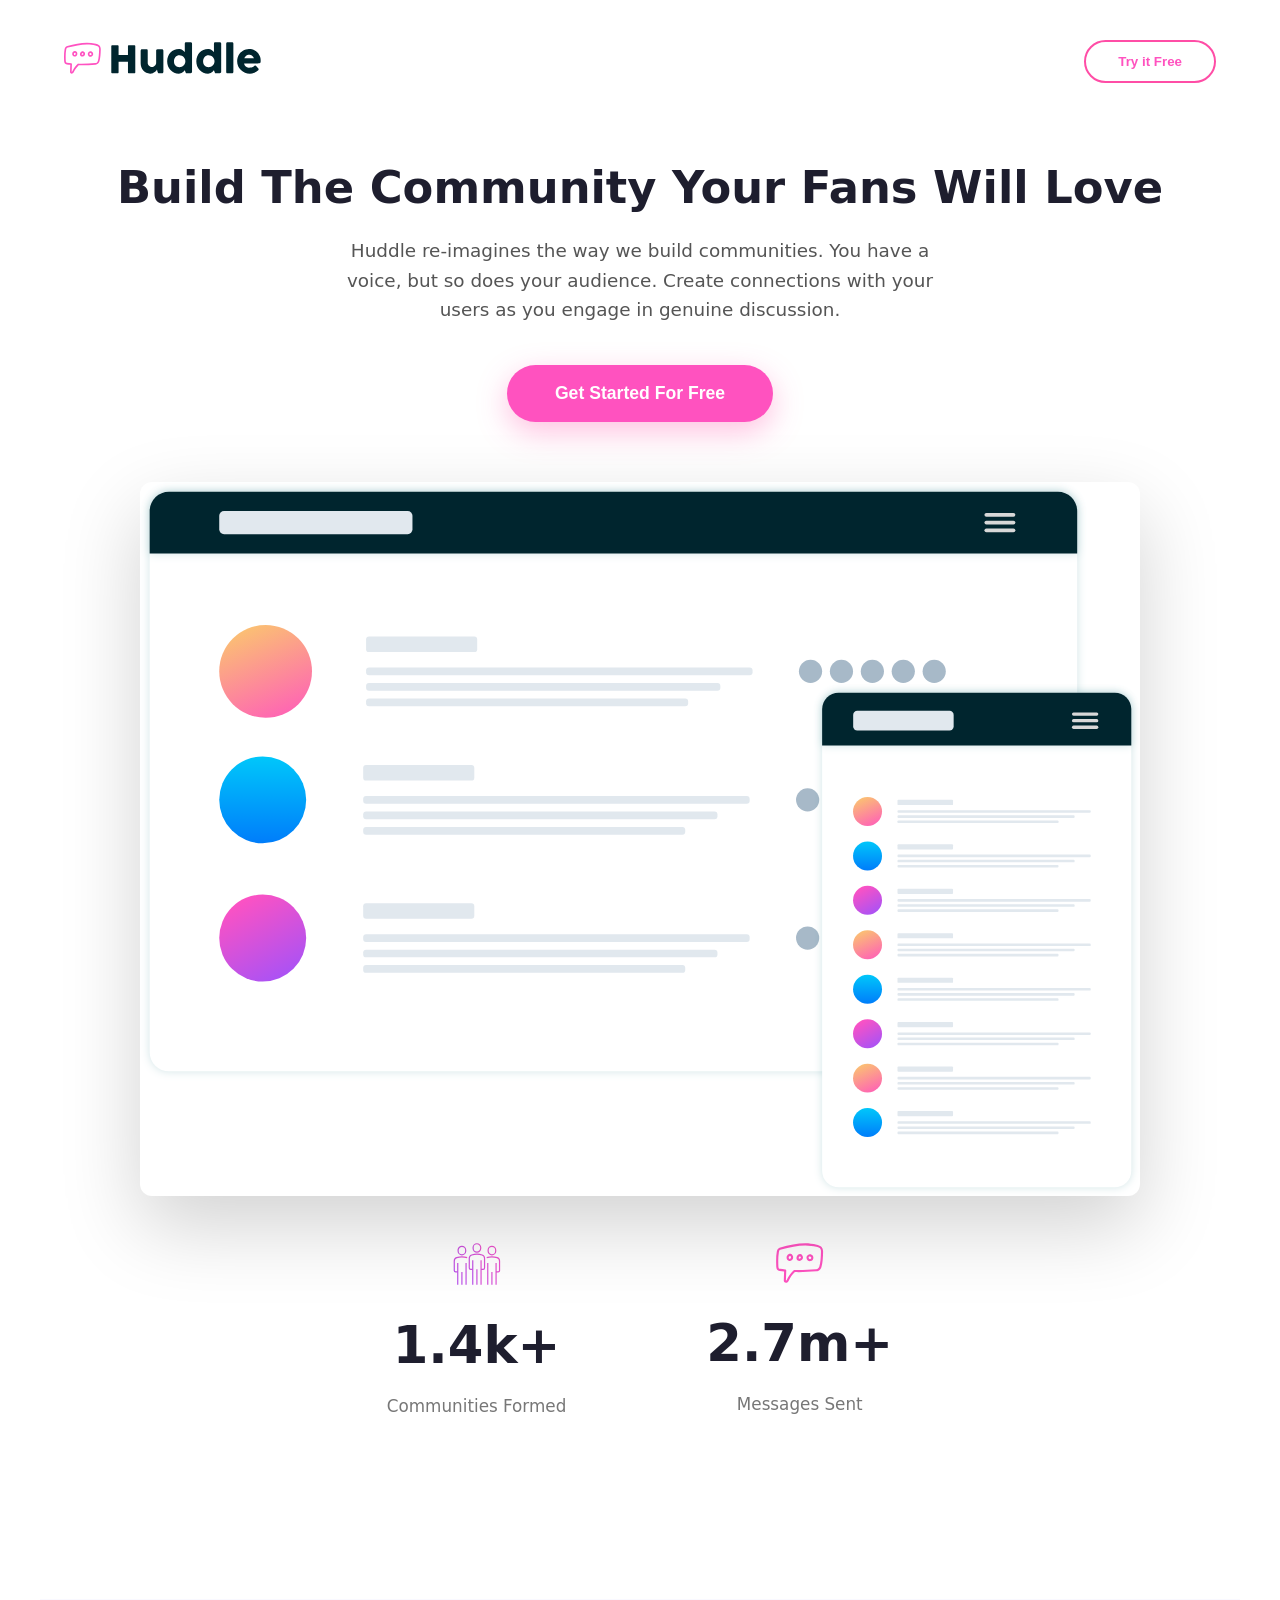
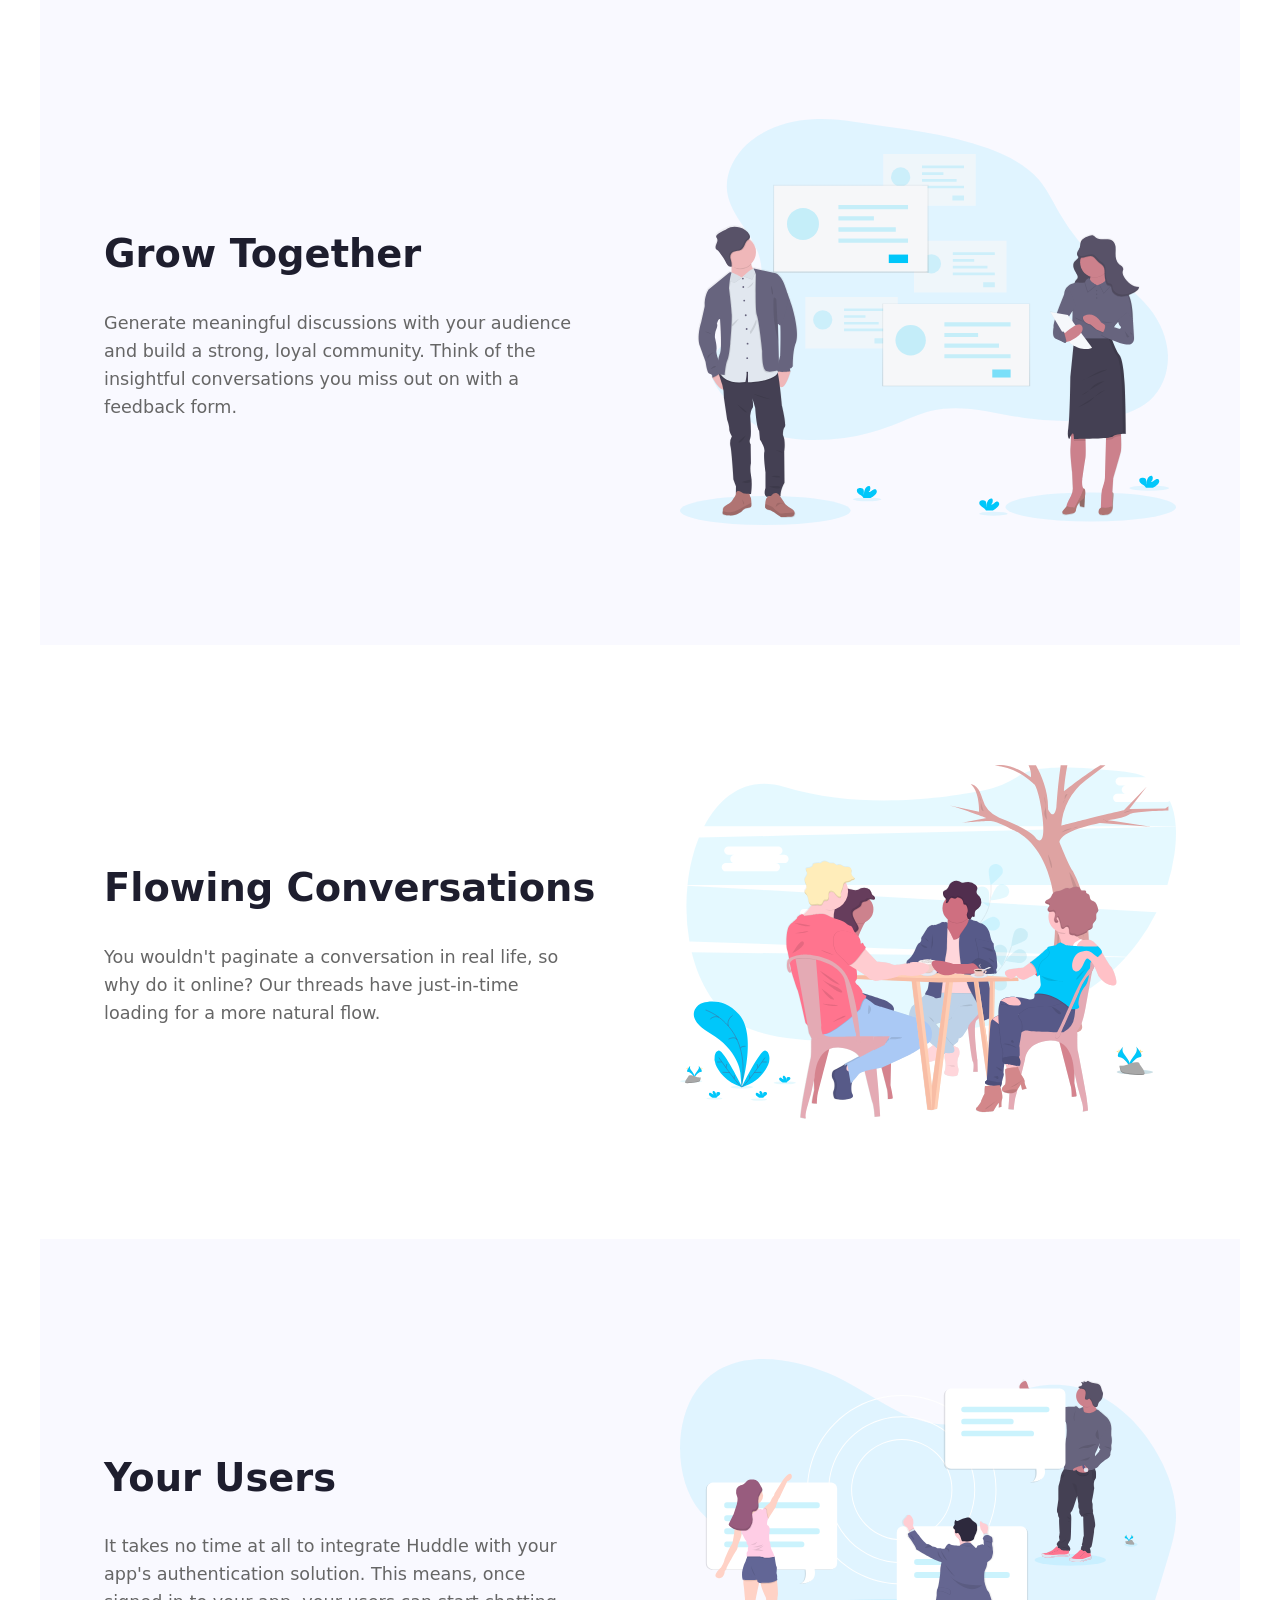
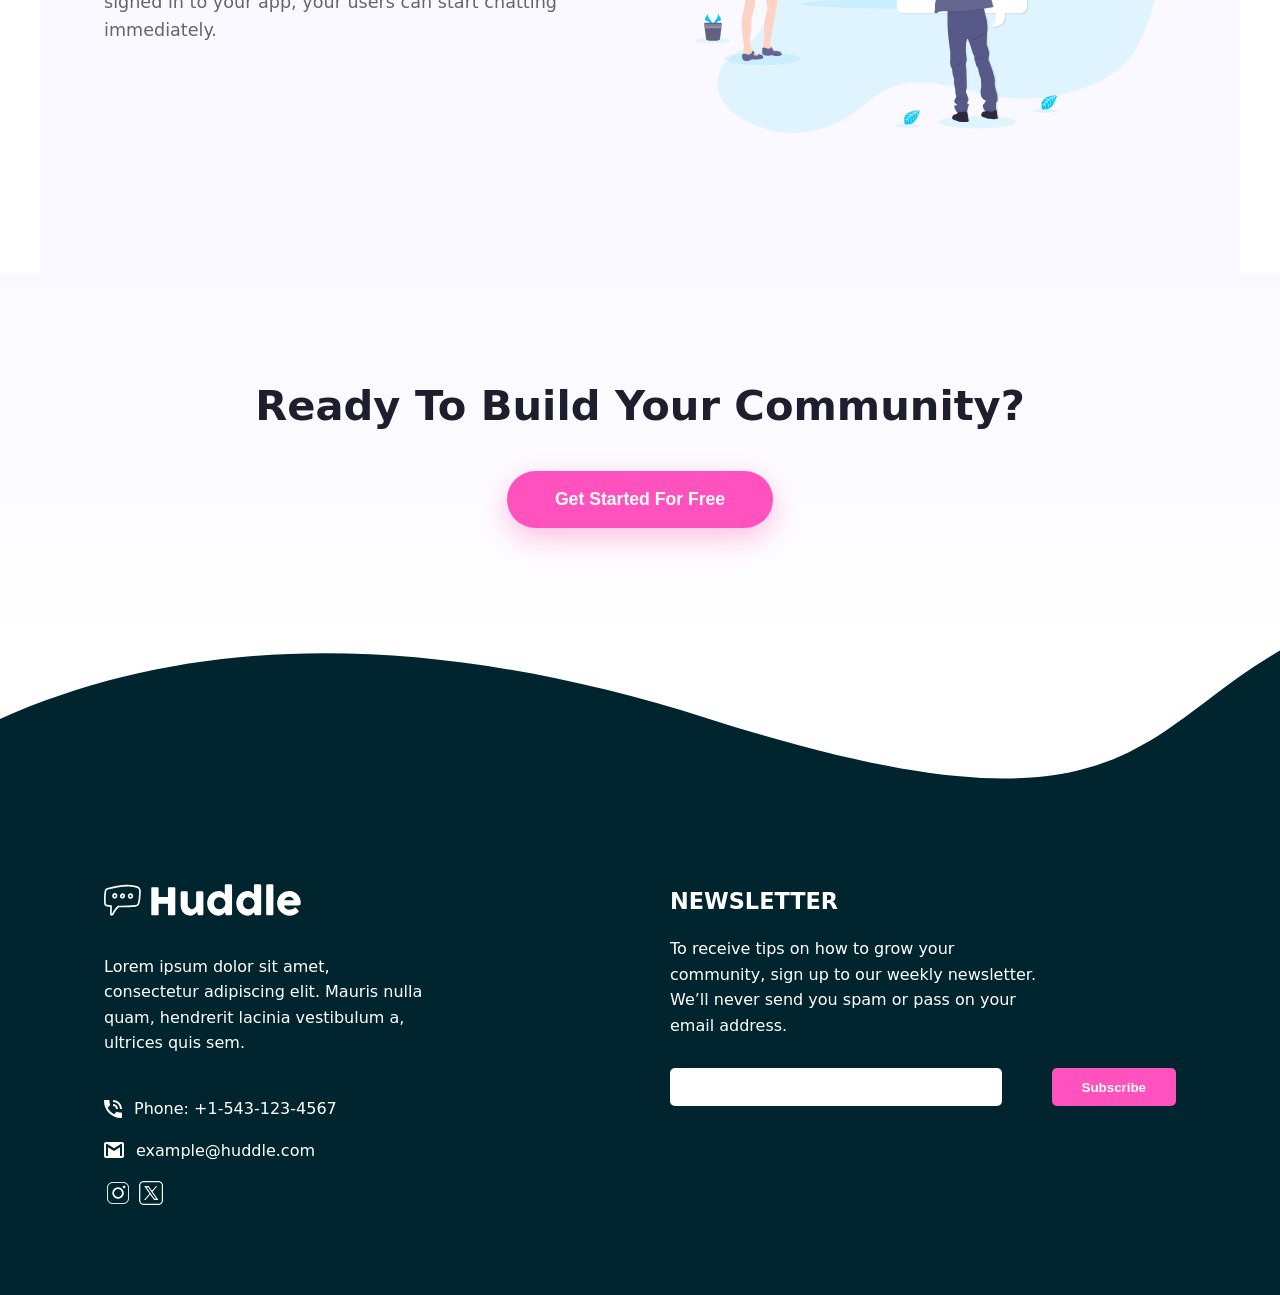
<file: huddle-landing-page/index.html>
<!DOCTYPE html>
<html lang="en">
<head>
  <meta charset="UTF-8">
  <meta name="viewport" content="width=device-width, initial-scale=1.0">
  
  <link rel="icon" type="image/png" sizes="32x32" href="./images/favicon-32x32.png">
  <link rel="stylesheet" href="style.css">
  
  <title>Frontend Mentor | Huddle landing page with curved sections</title>
</head>
<body>

  <div class="landing-page">

    <!-- Header -->
    <header class="header">
      <div class="left-hand-section">
        <img src="./images/logo.svg" alt="Huddle logo">
      </div>
      <div class="right-hand-section">
        <button class="try-free-btn">Try it Free</button>
      </div>
    </header>

    <!-- Hero Section -->
    <section class="hero">
      <h1>Build The Community Your Fans Will Love</h1>
      <p>Huddle re-imagines the way we build communities. You have a voice, but so does your audience. Create connections with your users as you engage in genuine discussion.</p>
      <button class="get-started-btn">Get Started For Free</button>

      <!-- Mockups -->
      <div class="mockup-container">
        <img src="./images/screen-mockups.svg" alt="Huddle app mockups" class="main-mockup">
      </div>

      <!-- Stats -->
      <div class="stats">
        <div class="stat-item">
          <img src="./images/icon-communities.svg" alt="">
          <h2>1.4k+</h2>
          <p>Communities Formed</p>
        </div>
        <div class="stat-item">
          <img src="./images/icon-messages.svg" alt="">
          <h2>2.7m+</h2>
          <p>Messages Sent</p>
        </div>
      </div>
    </section>

    <!-- Grow Together -->
    <section class="feature-section grow-together">
      <div class="feature-content">
        <h2>Grow Together</h2>
        <p>Generate meaningful discussions with your audience and build a strong, loyal community. Think of the insightful conversations you miss out on with a feedback form.</p>
      </div>
      <img src="./images/illustration-grow-together.svg" alt="Grow Together illustration">
    </section>

    <!-- Flowing Conversations -->
    <section class="feature-section flowing-conversations">
      <img src="./images/illustration-flowing-conversation.svg" alt="Flowing Conversations illustration">
      <div class="feature-content">
        <h2>Flowing Conversations</h2>
        <p>You wouldn't paginate a conversation in real life, so why do it online? Our threads have just-in-time loading for a more natural flow.</p>
      </div>
    </section>

    <!-- Your Users -->
    <section class="feature-section your-users">
      <div class="feature-content">
        <h2>Your Users</h2>
        <p>It takes no time at all to integrate Huddle with your app's authentication solution. This means, once signed in to your app, your users can start chatting immediately.</p>
      </div>
      <img src="./images/illustration-your-users.svg" alt="Your Users illustration">
    </section>

    <!-- Final CTA -->
    <section class="cta-section">
      <h2>Ready To Build Your Community?</h2>
      <button class="get-started-btn">Get Started For Free</button>
    </section>
    

  </div>


  <img src="./images/bg-footer-top-mobile.svg" 
       alt="Footer curve" 
       class="footer-top-curve">
  
<footer>
  <div class="page-footer">
    <div class="footer-left">
      <img src="./images/logo.svg" alt="Huddle logo" class="footer-logo">

      <p>Lorem ipsum dolor sit amet, consectetur adipiscing elit. Mauris nulla quam, hendrerit lacinia vestibulum a, ultrices quis sem.</p>
      
      <div class="contact-info">
        <p><img src="./images/icon-phone.svg" alt=""> Phone: +1-543-123-4567</p>
        <p><img src="./images/icon-email.svg" alt=""> example@huddle.com</p>
      </div>

      <div class="social-icons">
        <img src="./images/instagram-logo.png" alt="Instagram" width="28">
        <img src="./images/x-logo.png" alt="X (Twitter)" width="28">
      </div>
    </div>

    <div class="footer-right">
      <h3>Newsletter</h3>
      <p>To receive tips on how to grow your community, sign up to our weekly newsletter. We’ll never send you spam or pass on your email address.</p>
      
      <div class="newsletter-form">
        <input type="email" class="email-input">
        <button class="subscribe-button">Subscribe</button>
      </div>
    </div>
  </div>
</footer>

</body>
</html>
</file>
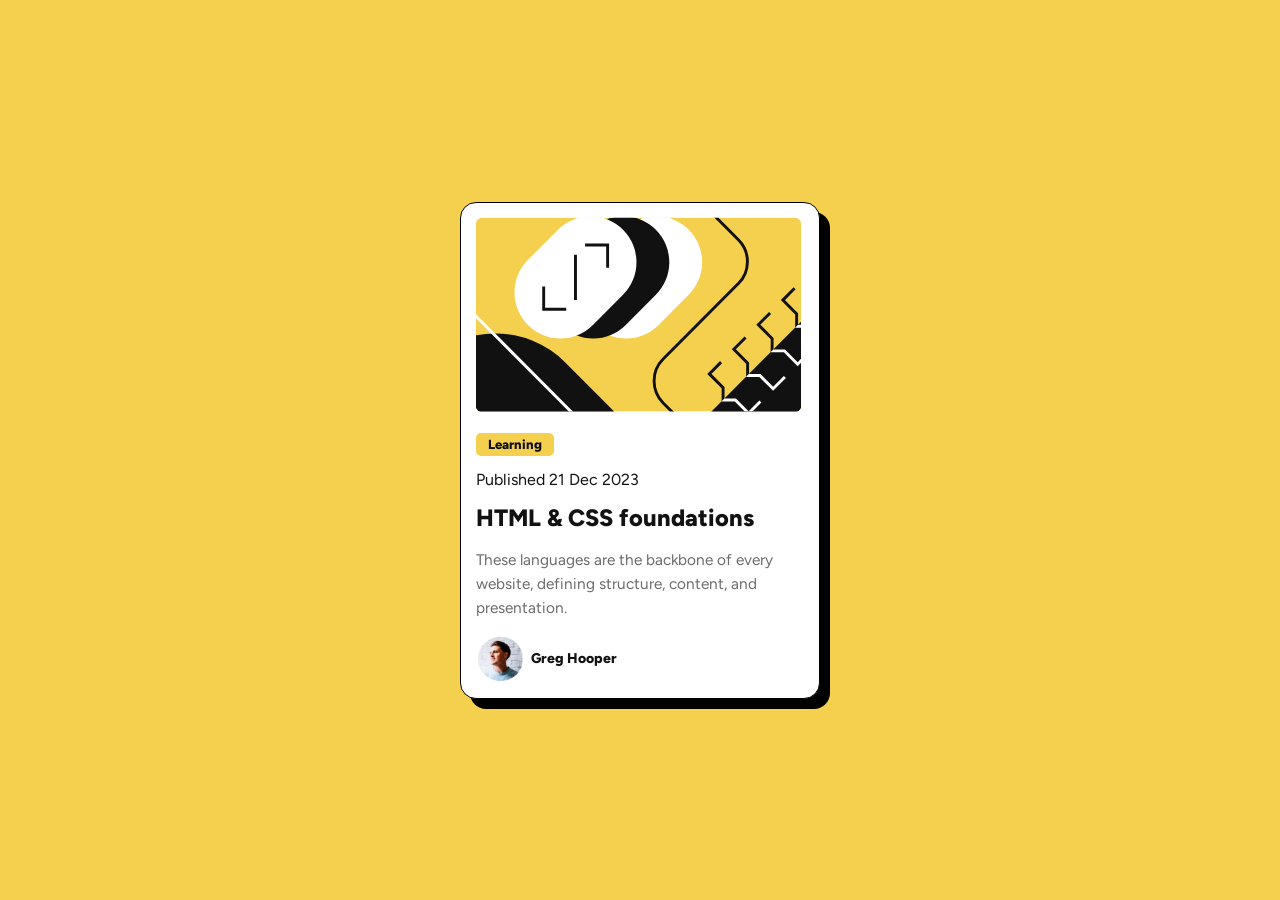
<file: profile-card/index.html>
<!DOCTYPE html>
<html lang="en">
<head>
  <meta charset="UTF-8">
  <meta name="viewport" content="width=device-width, initial-scale=1.0">
  <link rel="icon" type="image/png" sizes="32x32" href="./assets/images/favicon-32x32.png">
  <link rel="stylesheet" href="style.css">
  
  <title>Frontend Mentor | Blog preview card</title>
</head>
<body>
  <div class="card">
    <div class="image-container">
      <img src="./assets/images/illustration-article.svg" alt="illustration-article">
    </div>

    <div class="content">
      <div class="tag">Learning</div>
      <div class="date">Published 21 Dec 2023</div>
      
      <h2>HTML & CSS foundations</h2>
      
      <p class="description">
        These languages are the backbone of every website, defining structure, content, and presentation.
      </p>

      <div class="meta">
        <div class="author-img">
          <img src="./assets/images/image-avatar.webp"
          width="50px" alt="image-avatar">
        </div>
        <div class="author-info">
          <div class="author-name">Greg Hooper</div>
        </div>
      </div>
    </div>
  </div>
</body>
</html>
</file>
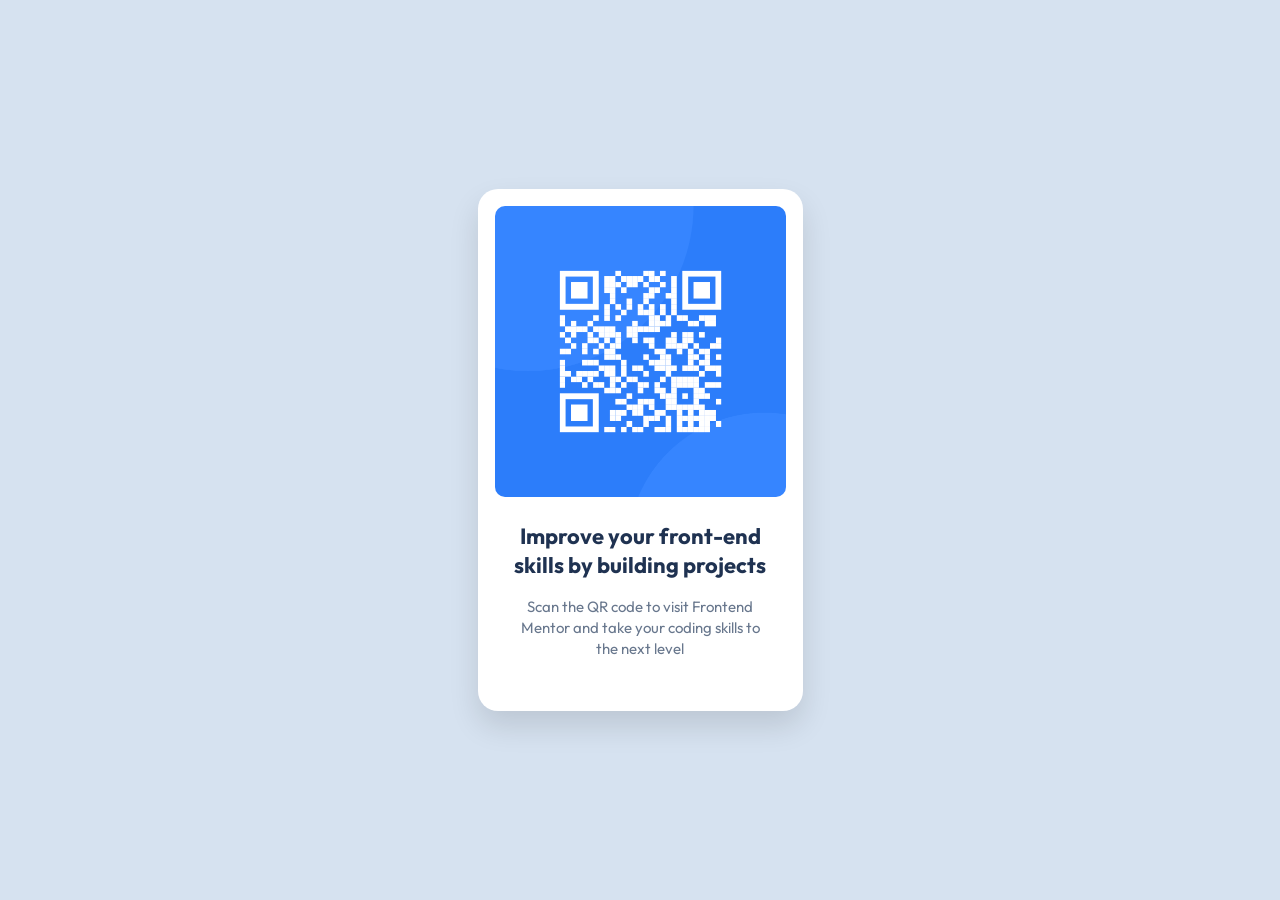
<file: qr-code-banner/index.html>
<!DOCTYPE html>
<html lang="en">
<head>
  <meta charset="UTF-8">
  <meta name="viewport" content="width=device-width, initial-scale=1.0"> 
  <link rel="icon" type="image/png" sizes="32x32" href="./images/favicon-32x32.png">
  <title>Frontend Mentor | QR code component</title>
  <link rel="stylesheet" href="main.css">
</head>
<body>    
    <div class="card">
      <div class="qr-wrapper">
        <div class="qr-code">
          <img src="./images/image-qr-code.png" alt="qr code" width="500px" height="500px">
        </div>
      </div>

      <div class="content">
        <h1>Improve your front-end skills by building projects<h1>
        <p>Scan the QR code to visit Frontend Mentor and take your coding skills to the next level</p>
      </div>
    </div>
</body>
</html>
</file>
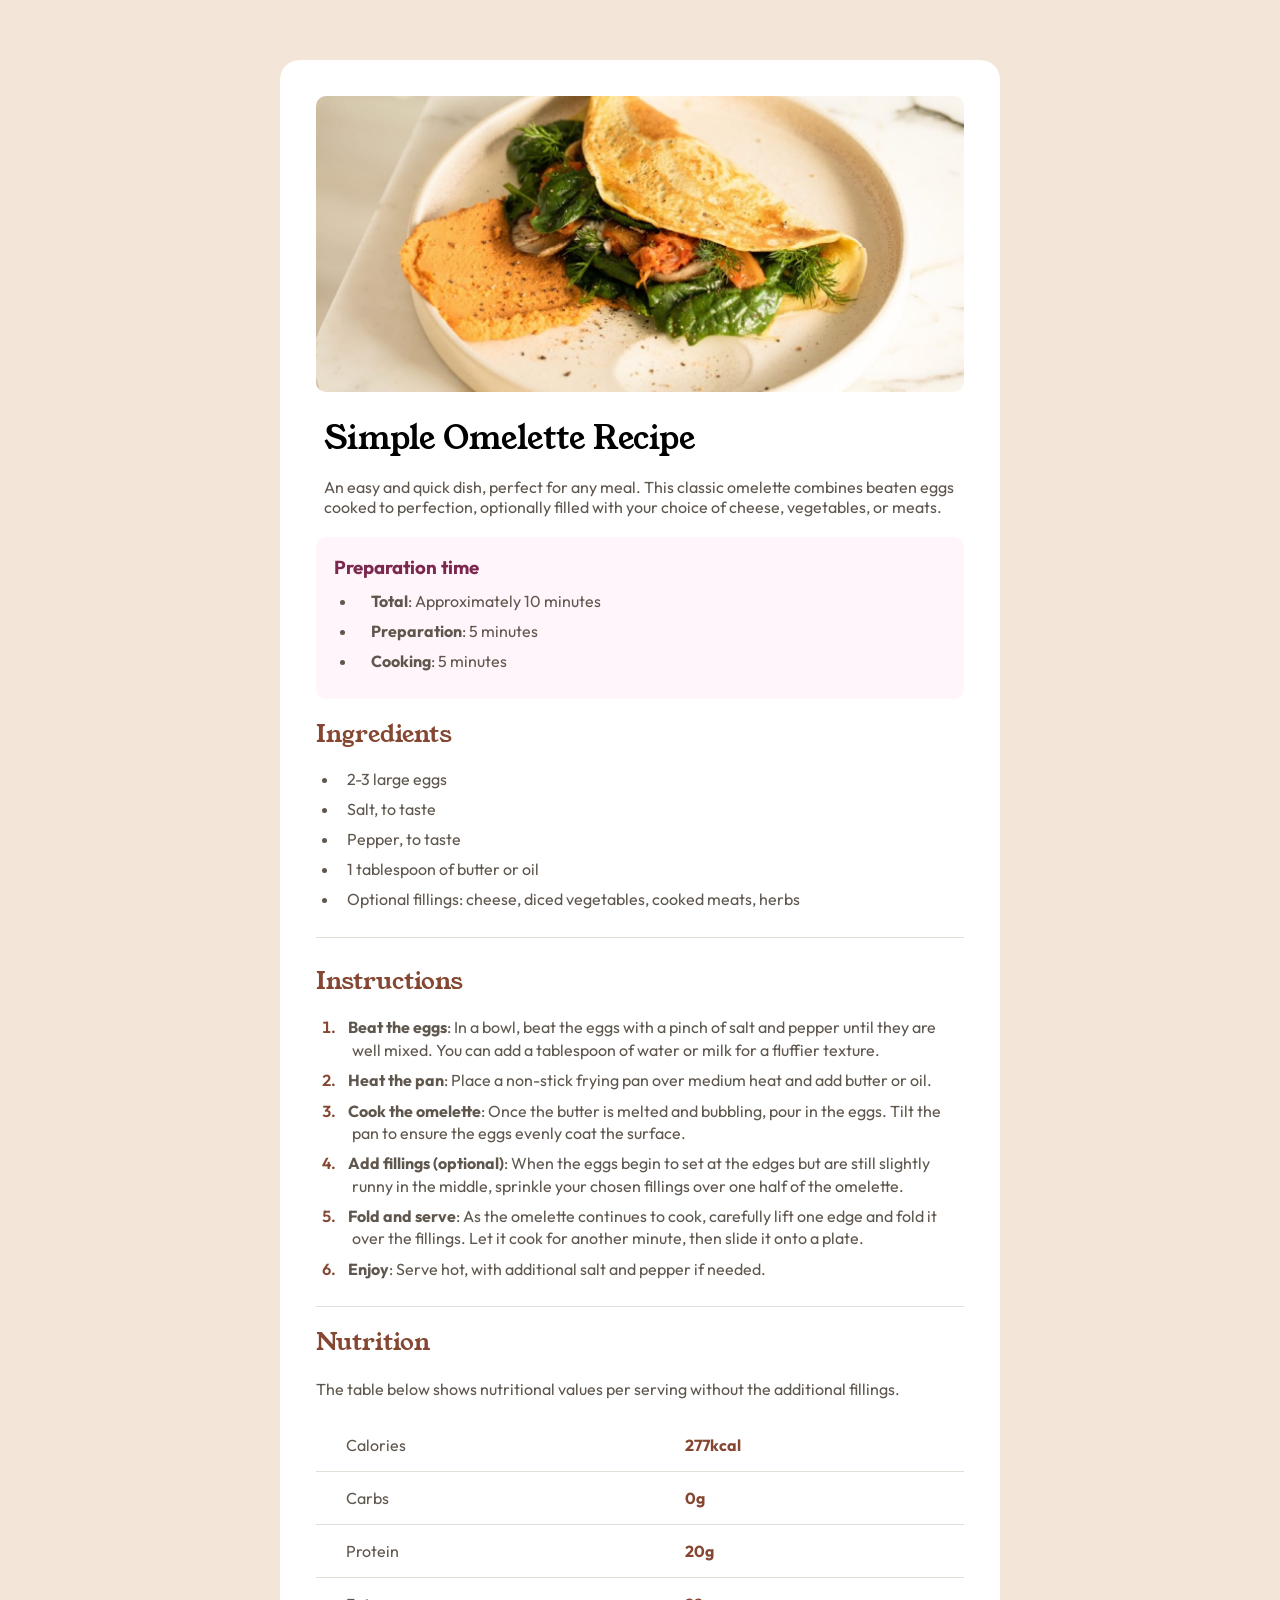
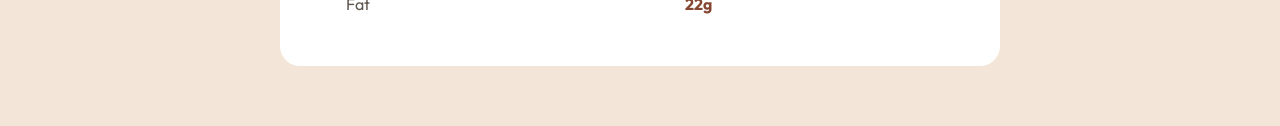
<file: recipe-page/index.html>
<!DOCTYPE html>
<html lang="en">
<head>
  <meta charset="UTF-8">
  <meta name="viewport" content="width=device-width, initial-scale=1.0"> <!-- displays site properly based on user's device -->

  <link rel="icon" type="image/png" sizes="32x32" href="./assets/images/favicon-32x32.png">
  <link rel="stylesheet" href="style.css">
  
  <title>Frontend Mentor | Recipe page</title>
</head>
<body>
  <div class="recipe-page">
    <div class="recipe-img">
      <img src="./assets/images/image-omelette.jpeg" alt="omelette-image">
    </div>

    <div class="recipe-info">
      <h1>Simple Omelette Recipe</h1>

      <p>An easy and quick dish, perfect for any meal. This classic omelette combines beaten eggs cooked 
      to perfection, optionally filled with your choice of cheese, vegetables, or meats.</p>
    </div>

    <div class="recipe-time">
      <h3>Preparation time</h3>
        <ul>
          <li>&nbsp;&nbsp;&nbsp;<b>Total</b>: Approximately 10 minutes</li>
          <li>&nbsp;&nbsp;&nbsp;<b>Preparation</b>: 5 minutes</li>
          <li>&nbsp;&nbsp;&nbsp;<b>Cooking</b>: 5 minutes</li>
        </ul>
    </div>

    <div class="recipe-ingredients">
      <h2>Ingredients</h2>
      <ul>
        <li>&nbsp;2-3 large eggs</li>
        <li>&nbsp;Salt, to taste</li>
        <li>&nbsp;Pepper, to taste</li>
        <li>&nbsp;1 tablespoon of butter or oil</li>
        <li>&nbsp;Optional fillings: cheese, diced vegetables, cooked meats, herbs</li>
      </ul>
    </div>

    <br>
    <hr>
    <br>

    <div class="recipe-instructions">
      <h2>Instructions</h2>
      <ol class="numbered">
        <li>&nbsp;&nbsp;&nbsp;<b>Beat the eggs</b>: In a bowl, beat the eggs with a pinch of salt and pepper until they are well mixed. You can add a tablespoon of water or milk for a fluffier texture.</li>
        <li>&nbsp;&nbsp;&nbsp;<b>Heat the pan</b>: Place a non-stick frying pan over medium heat and add butter or oil.</li>
        <li>&nbsp;&nbsp;&nbsp;<b>Cook the omelette</b>: Once the butter is melted and bubbling, pour in the eggs. Tilt the pan to ensure the eggs evenly coat the surface.</li>
        <li>&nbsp;&nbsp;&nbsp;<b>Add fillings (optional)</b>: When the eggs begin to set at the edges but are still slightly runny in the middle, sprinkle your chosen fillings over one half of the omelette.</li>
        <li>&nbsp;&nbsp;&nbsp;<b>Fold and serve</b>: As the omelette continues to cook, carefully lift one edge and fold it over the fillings. Let it cook for another minute, then slide it onto a plate.</li>
        <li>&nbsp;&nbsp;&nbsp;<b>Enjoy</b>: Serve hot, with additional salt and pepper if needed.</li>
      </ol>
    </div>

    <br>
    <hr>
    <br>

    <div class="recipe-nutrients">
      <h2>Nutrition</h2>
      <p>The table below shows nutritional values per serving without the additional fillings.</p>

        <table class="recipe-nutrients-table">
          <tr><td>Calories</td><td>277kcal</td></tr>
          <tr><td>Carbs</td><td>0g</td></tr>
          <tr><td>Protein</td><td>20g</td></tr>
          <tr><td>Fat</td><td>22g</td></tr>
        </table>

    </div>
  </div>

</body>
</html>
</file>
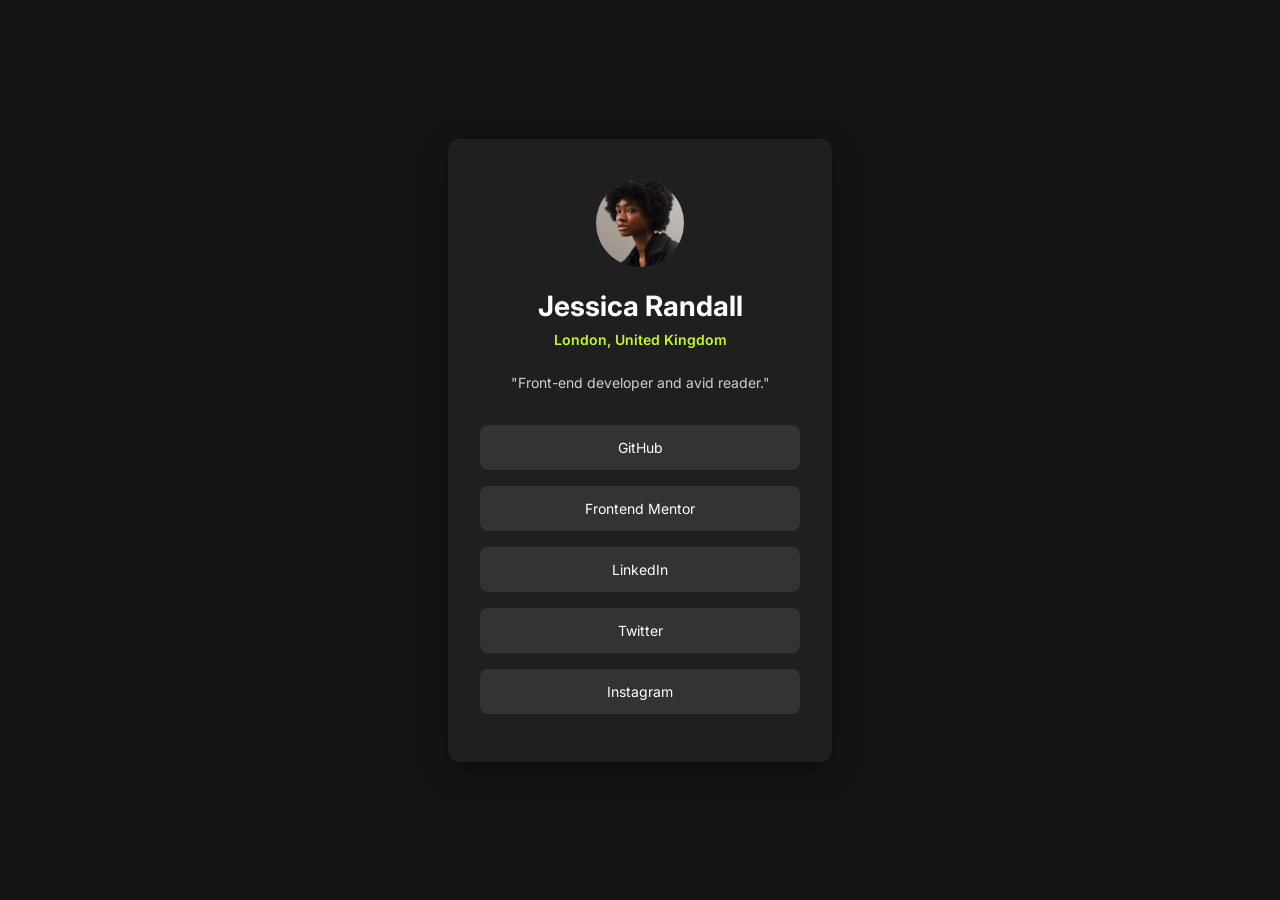
<file: user-profile-card/index.html>
<!DOCTYPE html>
<html lang="en">
<head>
  <meta charset="UTF-8">
  <meta name="viewport" content="width=device-width, initial-scale=1.0">

  <link rel="icon" type="image/png" sizes="32x32" href="./assets/images/favicon-32x32.png">
  <link rel="stylesheet" href="style.css">
  
  <title>Frontend Mentor | Social links profile</title>
</head>
<body>

  <div class="profile-card">
    <img 
      class="avatar" 
      src="./assets/images/avatar-jessica.jpeg" 
      alt="Jessica Randall">

    <h1 class="name">Jessica Randall</h1>
    <div class="location">London, United Kingdom</div>

    <p class="bio">"Front-end developer and avid reader."</p>

    <div class="links">
      <a href="#" class="link-btn">GitHub</a>
      <a href="#" class="link-btn">Frontend Mentor</a>
      <a href="#" class="link-btn">LinkedIn</a>
      <a href="#" class="link-btn">Twitter</a>
      <a href="#" class="link-btn">Instagram</a>
    </div>
  </div>
</body>
</html>
</file>
<file: huddle-landing-page/style.css>
/* style.css */
* {
  margin: 0;
  padding: 0;
  box-sizing: border-box;
}

body {
  font-family: 'Poppins', system-ui, -apple-system, sans-serif;
  line-height: 1.6;
  color: #333;
  background-color: #fff;
}

/* Header */
.header {
  display: flex;
  justify-content: space-between;
  align-items: center;
  padding: 40px 5% 20px;
  max-width: 1400px;
  margin: 0 auto;
}

.left-hand-section img {
  height: 32px;
}

.try-free-btn {
  padding: 12px 32px;
  background: transparent;
  color: hsl(322, 100%, 66%);
  border: 2px solid #ff4da6;
  border-radius: 50px;
  font-weight: 600;
  cursor: pointer;
  transition: all 0.3s;
}

.try-free-btn:hover {
  background: white;
  color: hsl(321, 100%, 78%);
  border: 2px solid hsl(321, 100%, 78%);
}

/* Hero Section */
.hero {
  text-align: center;
  padding: 60px 5% 40px;
  max-width: 1200px;
  margin: 0 auto;
}

.hero h1 {
  font-size: 2.8rem;
  line-height: 1.1;
  margin-bottom: 24px;
  color: #1e1e2e;
}

.hero p {
  font-size: 1.15rem;
  max-width: 620px;
  margin: 0 auto 40px;
  color: #555;
}

.get-started-btn {
  background: hsl(322, 100%, 66%);
  color: white;
  border: none;
  padding: 18px 48px;
  font-size: 1.1rem;
  font-weight: 600;
  border-radius: 50px;
  cursor: pointer;
  box-shadow: 0 10px 30px rgba(255, 77, 166, 0.35);
  transition: all 0.3s;
}

.get-started-btn:hover {
  /* transform: translateY(-4px); */
  background-color: hsl(321, 100%, 78%);
  box-shadow: 0 15px 35px rgba(19, 9, 14, 0.45);
}

.mockup-container {
  margin: 60px auto 80px;
  position: relative;
  max-width: 1000px;
}

.main-mockup {
  width: 100%;
  height: auto;
  border-radius: 12px;
  box-shadow: 0 30px 80px rgba(0, 0, 0, 0.18);
}

/* Stats */
.stats {
  display: flex;
  justify-content: center;
  gap: 140px;
  flex-wrap: wrap;
  margin-top: -40px;
  margin-bottom: 100px;
}

.stat-item {
  text-align: center;
}

.stat-item img {
  width: 48px;
  margin-bottom: 12px;
}

.stat-item h2 {
  font-size: 3.2rem;
  font-weight: 700;
  color: #1e1e2e;
  margin-bottom: 6px;
}

.stat-item p {
  color: #777;
  font-size: 1.05rem;
}

/* Feature Sections */
.feature-section {
  display: flex;
  align-items: center;
  gap: 80px;
  max-width: 1200px;
  margin: 0 auto;
  padding: 120px 5%;
  flex-wrap: wrap;
}

.feature-section img {
  max-width: 100%;
  height: auto;
  flex: 1;
  min-width: 300px;
}

.feature-content {
  flex: 1;
  min-width: 300px;
}

.feature-content h2 {
  font-size: 2.4rem;
  margin-bottom: 24px;
  color: #1e1e2e;
}

.feature-content p {
  font-size: 1.1rem;
  color: #666;
  max-width: 480px;
}

/* Reverse order for Flowing Conversations */
.flowing-conversations {
  flex-direction: row-reverse;
}

/* Grow Together & Your Users background */
.grow-together,
.your-users {
  background: #f9f9ff;
}

/* Your Users specific spacing */
.your-users {
  padding-bottom: 140px;
}

/* CTA Section */
.cta-section {
  text-align: center;
  padding: 100px 20px 120px;
  background: linear-gradient(to bottom, #f9f9ff, #fff);
}

.cta-section h2 {
  font-size: 2.6rem;
  margin-bottom: 32px;
  color: #1e1e2e;
}

/* Footer */
footer {
  background: hsl(192, 100%, 9%);
  color: white;
  position: relative;
  overflow: hidden;
  margin-top: -2px;
}

.footer-top-curve {
  width: 100%;
  display: block;
  position: relative;
  z-index: 2;
  margin-bottom: -5px;
}

.page-footer {
  padding: 60px 5% 80px;
  max-width: 1200px;
  margin: 0 auto;
  display: flex;
  justify-content: space-between;
  gap: 60px;
  flex-wrap: wrap;
  position: relative;
  z-index: 3;
  background: hsl(192, 100%, 9%);
}

.footer-left {
  flex: 1;
  min-width: 280px;
}

.footer-logo {
  height: 32px;
  margin-bottom: 30px;
  filter: brightness(0) invert(1);
}

.footer-left p {
  max-width: 320px;
  color: white;
  margin-bottom: 40px;
}

.contact-info p {
  display: flex;
  align-items: center;
  gap: 12px;
  margin-bottom: 16px;
  color: white;
}

.social-logo {
  margin: -5px;
  display: flex;
  gap: 10px;
}

.x-logo {
  padding-top: 2px;
  margin-left: 5px;
}

.footer-right {
  flex: 1;
  min-width: 300px;
}

.footer-right h3 {
  font-size: 1.4rem;
  margin-bottom: 16px;
  text-transform: uppercase;
}

.footer-right p {
  color: white;
  margin-bottom: 30px;
  max-width: 380px;
}

.newsletter-form {
  display: flex;
  gap: 50px;
  /* flex-wrap: wrap; */
}

.email-input {
  flex: 1;
  min-width: 260px;
  padding-top: 20px;
  border: none;
  border-radius: 5px;
  font-size: 1rem;
}

.subscribe-button {
  background: hsl(322, 100%, 66%);
  color: white;
  border: none;
  padding-left: 30px;
  padding-right: 30px;
  border-radius: 5px;
  font-weight: 600;
  cursor: pointer;
  white-space: nowrap;
}

.subscribe-button:hover {
  background: hsl(321, 100%, 78%);
}

/* Responsive Design */
@media (max-width: 992px) {
  .feature-section {
    gap: 40px;
    padding: 80px 5%;
  }
  
  .stats {
    gap: 80px;
  }
}

@media (max-width: 768px) {
  .header {
    padding: 30px 5%;
  }
  
  .hero h1 {
    font-size: 2.4rem;
  }
  
  .feature-section {
    flex-direction: column;
    text-align: center;
  }
  
  .flowing-conversations {
    flex-direction: column;
  }
  
  .stats {
    gap: 60px;
    margin-top: 20px;
  }
  
  .page-footer {
    flex-direction: column;
  }
}
</file>
<file: profile-card/style.css>
@import url('https://fonts.googleapis.com/css2?family=Figtree:ital,wght@0,300..900;1,300..900&family=Outfit:wght@100..900&display=swap');

* {
  margin: 0;
  padding: 0;
  box-sizing: border-box;
}

body {
  background: hsl(47, 88%, 63%);
  font-family: Figtree;
  min-height: 100vh;
  display: grid;
  place-items: center;
  margin: 0;
  padding: 20px;
}

.card {
  width: 100%;
  max-width: 360px;
  border: 1px solid black;
  background: hsl(0, 0%, 100%);
  border-radius: 16px;
  overflow: hidden;
  box-shadow: 10px 10px;
}


.image-container {
  border-radius: 10px;
  height: 200px;
  inset: 12px;
  position: relative;
  display: flex;
}

img {
  padding: 2.5px;
  border-radius: 10px;
}

.content {
  padding-left: 20px;
  padding-top: 20px;
  padding-bottom: 20px;
  padding-right: 0px;
}

.tag {
  display: inline-block;
  background: hsl(47, 88%, 63%);
  color: #0f0e17;
  font-weight: 800;
  font-size: 0.82rem;
  padding: 4px 12px;
  border-radius: 5px;
  margin-left: -5px;
  margin-top: 10px;
  margin-bottom: 14px;
}

h2 {
  margin-top: 0;
  margin-bottom: 0;
  margin-left: -5px;
  margin-right: 0;
  font-size: 1.48rem;
  font-weight: 800;
  line-height: 1.25;
  color: hsl(0, 0%, 7%);
}

.description {
  font-size: 0.96rem;
  line-height: 1.55;
  color: hsl(0, 0%, 42%);
  margin-top: 15px;
  margin-bottom: 20px;
  margin-left: -5px;
  margin-right: 0;
}

.meta {
  display: flex;
  align-items: center;
  gap: 12px;
  font-size: 0.88rem;
  color: #72757e;
}

.author-img {
  width: 38px;
  height: 38px;
  border-radius: 50%;
  background: #4a5568;
  display: flex;
  align-items: center;
  justify-content: center;
  font-size: 1.1rem;
  color: white;
  font-weight: bold;
  flex-shrink: 0;
}

.author-info {
  line-height: 1.4;
}

.author-name {
  color: hsl(0, 0%, 7%);
  font-weight: 800;
}

.date {
  color: hsl(0, 0%, 7%);
  padding-bottom: 15px;
  margin-left: -5px;
}
</file>
<file: qr-code-banner/main.css>
@import url('https://fonts.googleapis.com/css2?family=Outfit:wght@100..900&display=swap');


* {
  margin: 0;
  padding: 0;
  box-sizing: border-box;
}

body {
  margin: 0;
  padding: 0;
  font-family: 'Outfit', 'Segoe UI', system-ui, sans-serif;
  background: hsl(212, 45%, 89%);
  min-height: 100vh;
  display: grid;
  place-items: center;
}

.card {
  width: 325px;
  background: hsl(0, 0%, 100%);
  border-radius: 20px;
  box-shadow: 0 15px 30px rgba(0,0,0,0.12);
  text-align: center;
  padding: 16px;
}

.qr-wrapper {
  border-radius: 12px;
  padding: 10px;
  margin-bottom: 24px;
  position: relative;
}

.qr-wrapper::before {
  content: "";
  display: block;
  padding-bottom: 100%; /* 1:1 aspect ratio */
}

.qr-code {
  position: absolute;
  inset: 16px;
  background: white;
  margin: -15px;
  border-radius: 10px;
  display: grid;
  place-items: center;
  font-size: 1.1rem;
  color: #64748b;
  font-weight: 500;
  overflow: hidden;
}

.qr-code img {
  width: 100%;
  height: 100%;
  object-fit: cover;
}

.content {
  padding: 0 12px 20px;
}

h1 {
  font-size: 22px;
  font-weight: 700;
  color: hsl(218, 44%, 22%);
  margin: 0 0 16px;
  line-height: 1.3;
}

p {
  font-size: 15px;
  font-weight: 400;
  color: hsl(216, 15%, 48%);
  margin: 0;
  line-height: 1.4;
  padding: 0 8px;
}

@media (max-width: 400px) {
  .card {
    width: 90%;
    margin: 30px 15px;
  }
}
</file>
<file: recipe-page/style.css>
@import url('https://fonts.googleapis.com/css2?family=Figtree:ital,wght@0,300..900;1,300..900&family=Inter:ital,opsz,wght@0,14..32,100..900;1,14..32,100..900&family=Outfit:wght@100..900&family=Young+Serif&display=swap');

@import url('https://fonts.googleapis.com/css2?family=Figtree:ital,wght@0,300..900;1,300..900&family=Inter:ital,opsz,wght@0,14..32,100..900;1,14..32,100..900&family=Outfit:wght@100..900&family=Young+Serif&display=swap');

* {
  margin: 0;
  padding: 0;
  box-sizing: border-box;
}

body {
  margin: 20px;
  padding: 20px;
  background-color: hsl(30, 54%, 90%);
  font-size: 16px;
  min-height: 100vh;
  display: grid;
  place-items: center;
}

.recipe-page {
  display: flex;
  flex-direction: column;
  background-color: hsl(0, 0%, 100%);
  margin: 20px;
  padding: 36px;
  border: 20px;
  border-radius: 20px;
  max-width: 45rem;
  height: auto;
  overflow: hidden;
}

.recipe-img {
  /* padding: 8px; */
  padding-bottom: 24px;
  border: 8px;
}

img {
  border-radius: 10px;
  width: 100%;
  height: auto;
  display: block;
}

.recipe-info {
  padding-bottom: 20px;
  border-radius: 20px;
}

.recipe-info p {
  font-family: Outfit;
  font-weight: 400;
  color: hsl(30, 10%, 34%);
  padding-left: 8px;
}

.recipe-info h1 {
  font-family: 'Young serif';
  font-weight: 400;
  padding-left: 8px;
  padding-bottom: 16px;
}

.recipe-time {
  background-color: hsl(330, 100%, 98%);
  padding: 18px;
  border: 24px;
  border-radius: 10px;
  font-family: Outfit;
  font-weight: 400;
}

.recipe-time h3 {
  color: hsl(332, 51%, 32%);
  padding-bottom: 12px;
}

.recipe-time li {
  color: hsl(30, 10%, 34%);
  list-style-position: inside;
  padding-left: 6px;
  padding-bottom: 10px;
}

.recipe-ingredients h2 {
  padding-top: 18px;
  font-family: 'Young serif';
  font-weight: 400;
  color: hsl(14, 45%, 36%);
  padding-bottom: 18px;
}

.recipe-ingredients li {
  font-family: Outfit;
  color: hsl(30, 10%, 34%);
  list-style-position: inside;
  padding-left: 6px;
  padding-bottom: 10px;
}

ol.numbered li::marker {
  color: hsl(14, 45%, 36%);
  font-weight: 600;
}

.recipe-instructions h2 {
  padding-top: 8px;
  font-family: 'Young serif';
  font-weight: 400;
  color: hsl(14, 45%, 36%);
  padding-bottom: 18px;
}

.recipe-instructions li {
  color: hsl(30, 10%, 34%);
  font-family: Outfit;
  list-style-position: inside;
  padding-left: 36px;
  text-indent: -30px;
  text-align: left;
  line-height: 1.4;
  padding-bottom: 8px;
}

.recipe-nutrients h2 {
  font-family: 'Young serif';
  font-weight: 400;
  color: hsl(14, 45%, 36%);
  padding-bottom: 20px;
}

.recipe-nutrients p {
  font-family: Outfit;
  font-weight: 400;
  color: hsl(30, 10%, 34%);
  padding-bottom: 20px;
}

.recipe-nutrients-table {
  font-family: Outfit;
  font-weight: 400;
  color: hsl(30, 10%, 34%);
}

.recipe-nutrients-table {
  width: 100%;
  border-collapse: collapse;
}

.recipe-nutrients-table td {
  padding: 1rem 0;
  border-bottom: 1px solid hsl(30, 18%, 87%);
}

.recipe-nutrients-table td:first-child {
  padding-left: 30px;
}

.recipe-nutrients-table td:last-child {
  text-align: left;
  padding-right: 12px;
  font-weight: 700;
  color: hsl(14, 45%, 36%);
}

.recipe-nutrients-table tr:last-child td {
  border-bottom: none;
}

hr {
  border: none;
  border-top: 1px solid hsl(30, 18%, 87%);
}
</file>
<file: user-profile-card/style.css>
@import url('https://fonts.googleapis.com/css2?family=Figtree:ital,wght@0,300..900;1,300..900&family=Inter:ital,opsz,wght@0,14..32,100..900;1,14..32,100..900&family=Outfit:wght@100..900&display=swap');

* {
  margin: 0;
  padding: 0;
  box-sizing: border-box;
}

body {
  min-height: 100dvh;
  background: hsl(0, 0%, 8%);
  color: #fff;
  font-family: 'Inter', system-ui, sans-serif;
  display: grid;
  place-items: center;
  padding: 2rem 1rem;
}

.profile-card {
  background: hsl(0, 0%, 12%);
  border-radius: 12px;
  width: 100%;
  max-width: 384px;
  padding: 40px 32px 48px;
  text-align: center;
  box-shadow: 0 10px 30px rgba(0,0,0,0.4);
}

.avatar {
  width: 88px;
  height: 88px;
  border-radius: 50%;
  object-fit: cover;
  margin-bottom: 18px;
}

.name {
  color: hsl(0, 0%, 100%);
  font-size: 28px;
  font-weight: 700;
  margin-bottom: 8px;
}

.location {
  color: hsl(75, 94%, 57%);
  font-size: 14px;
  font-weight: 600;
  margin-bottom: 24px;
}

.bio {
  font-size: 14px;
  line-height: 1.5;
  color: #d0d0d0;
  margin-bottom: 32px;
}

.links {
  display: flex;
  flex-direction: column;
  gap: 16px;
}

.link-btn {
  background: hsl(0, 0%, 20%);
  color: white;
  border: none;
  border-radius: 8px;
  padding: 14px 24px;
  font-size: 14px;
  font-weight: 400;
  cursor: pointer;
  text-decoration: none;
  display: block;
}

.link-btn:visited {
  background: hsl(0, 0%, 20%);
}

.link-btn:hover,
.link-btn:focus,
.link-btn:active {
  background: hsl(75, 94%, 57%);
  color: hsl(0, 0%, 20%);
  font-weight: 600;
}

@media (max-width: 480px) {
  .profile-card {
    padding: 32px 24px 40px;
  }

  .name {
    font-size: 24px;
  }
}
</file>
